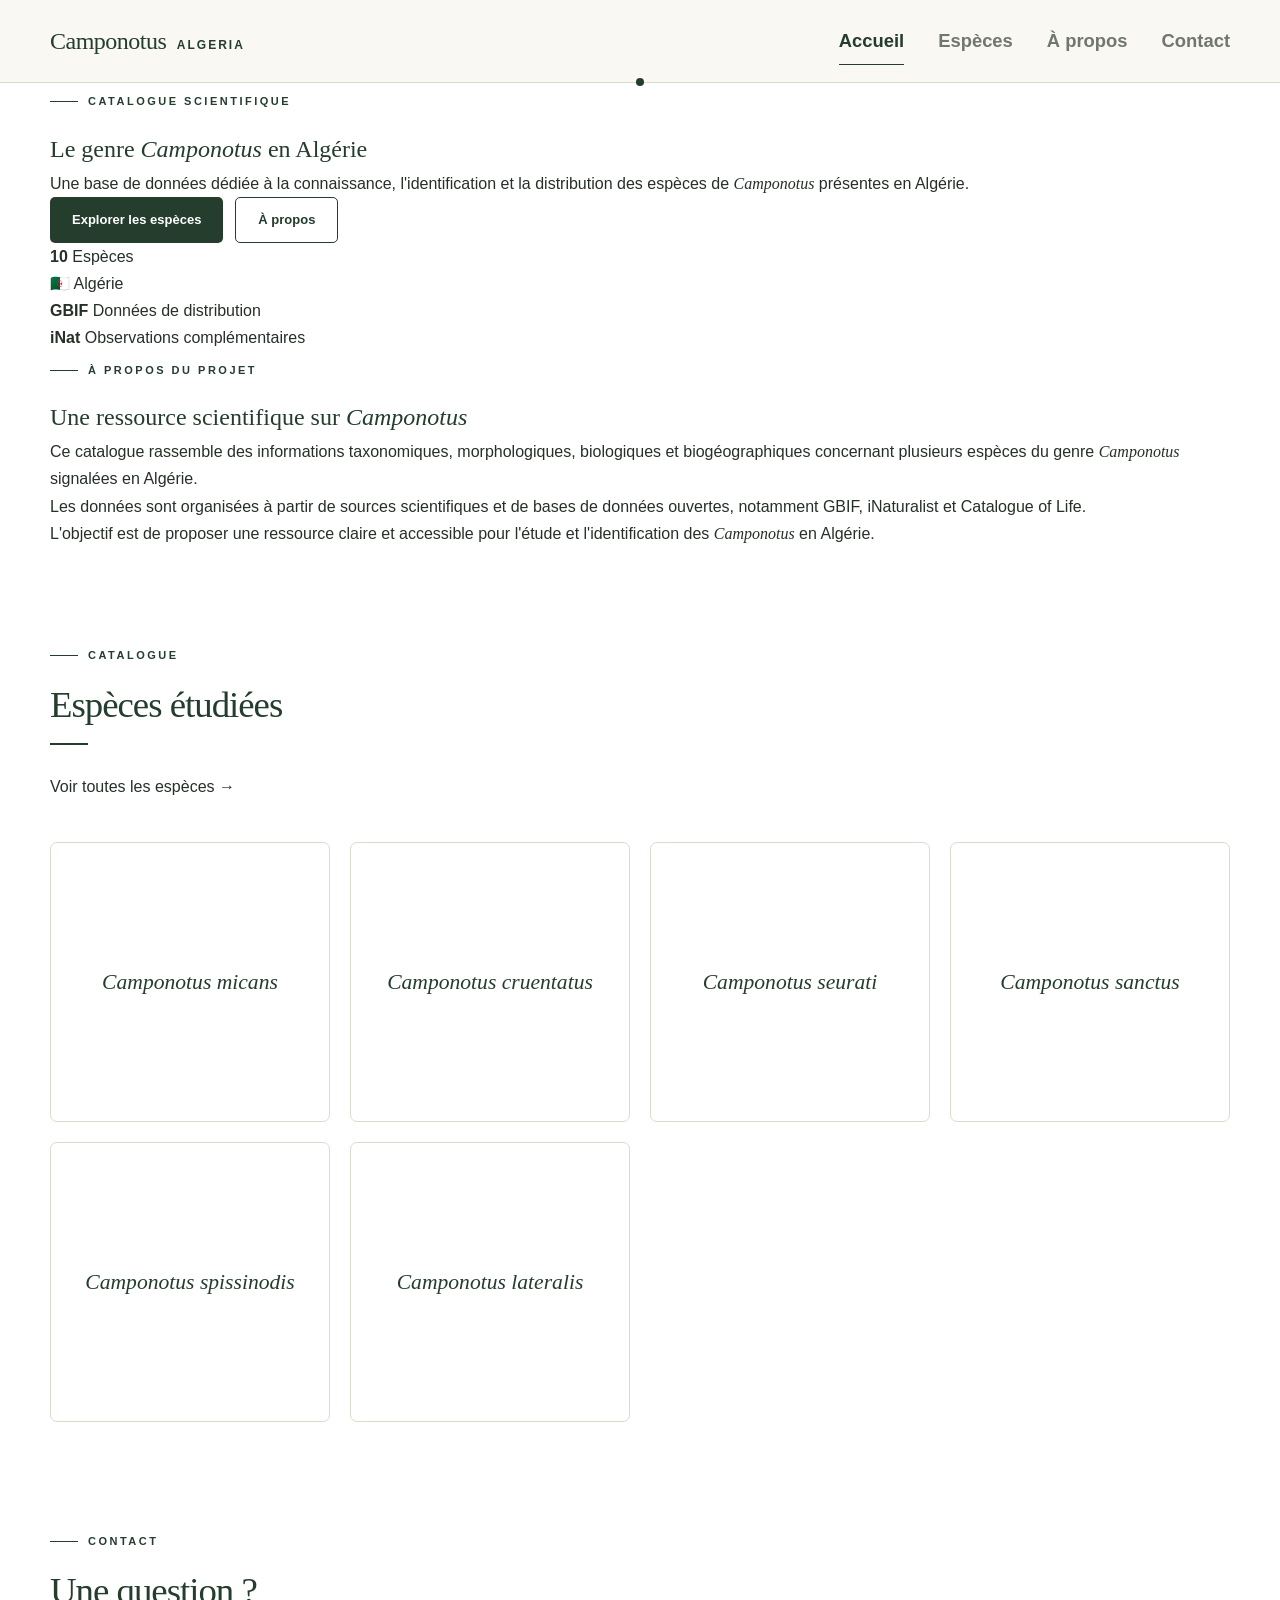
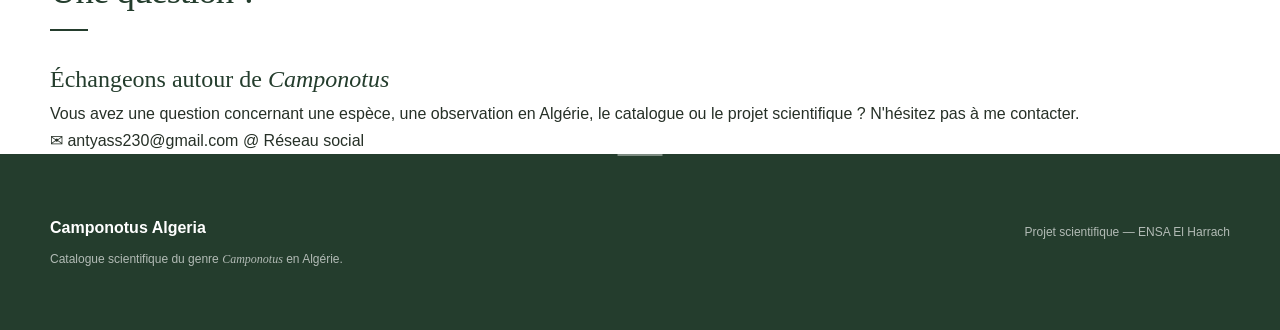
<file: index.html>
<!DOCTYPE html>
<html lang="fr">

<head>
    <meta charset="UTF-8">

    <meta name="viewport" content="width=device-width, initial-scale=1.0">

    <title>Camponotus Algeria — Catalogue scientifique</title>

    <meta
        name="description"
        content="Catalogue scientifique des espèces du genre Camponotus étudiées en Algérie."
    >

    <link rel="stylesheet" href="css/style.css">
</head>


<body>

<header class="site-header">

    <div class="container nav">

        <a href="index.html" class="logo">
            Camponotus <span>Algeria</span>
        </a>


        <nav>

            <a href="index.html" class="active">
                Accueil
            </a>

            <a href="species.html">
                Espèces
            </a>

            <a href="#about">
                À propos
            </a>

            <a href="#contact">
                Contact
            </a>

        </nav>

    </div>

</header>


<main>

    <!-- ========================================================
         HERO
    ========================================================= -->

    <section class="hero">

        <div class="container hero-content">

            <div class="hero-text">

                <p class="eyebrow">
                    CATALOGUE SCIENTIFIQUE
                </p>


                <h1>
                    Le genre <em>Camponotus</em>
                    en Algérie
                </h1>


                <p class="hero-description">
                    Une base de données dédiée à la connaissance,
                    l'identification et la distribution des espèces
                    de <em>Camponotus</em> présentes en Algérie.
                </p>


                <div class="hero-buttons">

                    <a
                        href="species.html"
                        class="button primary"
                    >
                        Explorer les espèces
                    </a>


                    <a
                        href="#about"
                        class="button secondary"
                    >
                        À propos
                    </a>

                </div>

            </div>

        </div>

    </section>


    <!-- ========================================================
         STATISTICS
    ========================================================= -->

    <section class="stats">

        <div class="container stats-grid">


            <div class="stat-card">

                <strong>10</strong>

                <span>
                    Espèces
                </span>

            </div>


            <div class="stat-card">

                <strong>🇩🇿</strong>

                <span>
                    Algérie
                </span>

            </div>


            <div class="stat-card">

                <strong>GBIF</strong>

                <span>
                    Données de distribution
                </span>

            </div>


            <div class="stat-card">

                <strong>iNat</strong>

                <span>
                    Observations complémentaires
                </span>

            </div>


        </div>

    </section>


    <!-- ========================================================
         ABOUT
    ========================================================= -->

    <section
        id="about"
        class="section"
    >

        <div class="container about-grid">


            <div>

                <p class="eyebrow">
                    À PROPOS DU PROJET
                </p>


                <h2>
                    Une ressource scientifique sur
                    <em>Camponotus</em>
                </h2>

            </div>


            <div class="about-text">

                <p>
                    Ce catalogue rassemble des informations taxonomiques,
                    morphologiques, biologiques et biogéographiques
                    concernant plusieurs espèces du genre
                    <em>Camponotus</em> signalées en Algérie.
                </p>


                <p>
                    Les données sont organisées à partir de sources
                    scientifiques et de bases de données ouvertes,
                    notamment GBIF, iNaturalist et Catalogue of Life.
                </p>


                <p>
                    L'objectif est de proposer une ressource claire et
                    accessible pour l'étude et l'identification des
                    <em>Camponotus</em> en Algérie.
                </p>

            </div>


        </div>

    </section>


    <!-- ========================================================
         SPECIES PREVIEW
    ========================================================= -->

    <section class="section species-preview">

        <div class="container">


            <div class="section-heading">

                <div>

                    <p class="eyebrow">
                        CATALOGUE
                    </p>

                    <h2>
                        Espèces étudiées
                    </h2>

                </div>


                <a
                    href="species.html"
                    class="text-link"
                >
                    Voir toutes les espèces →
                </a>

            </div>


            <!--
                Les cartes sont générées automatiquement
                par JavaScript.
            -->

            <div
                id="featured-species"
                class="species-grid"
            >

                <!-- Généré automatiquement par JavaScript -->

            </div>


        </div>

    </section>


    <!-- ========================================================
         CONTACT
    ========================================================= -->

    <section
        id="contact"
        class="section contact-section"
    >

        <div class="container">


            <div class="section-heading">

                <p class="eyebrow">
                    CONTACT
                </p>

                <h2>
                    Une question ?
                </h2>

            </div>


            <div class="contact-box">


                <!-- TEXTE -->

                <div class="contact-content">

                    <h2>
                        Échangeons autour de <em>Camponotus</em>
                    </h2>


                    <p>
                        Vous avez une question concernant une espèce,
                        une observation en Algérie, le catalogue ou
                        le projet scientifique ?
                        N'hésitez pas à me contacter.
                    </p>

                </div>


                <!-- INFORMATIONS DE CONTACT -->

                <div class="contact-info">


                    <!-- EMAIL -->

                    <a
                        class="contact-item"
                        href="mailto:antyass230@gmail.com"
                    >

                        <span class="contact-icon">
                            ✉
                        </span>

                        <span>
                            antyass230@gmail.com
                        </span>

                    </a>


                    <a
                        class="contact-item"
                        href="#"
                    >

                        <span class="contact-icon">
                            @
                        </span>

                        <span>
                            Réseau social
                        </span>

                    </a>


                </div>


            </div>


        </div>

    </section>

</main>


<!-- ============================================================
     FOOTER
============================================================ -->

<footer class="site-footer">

    <div class="container footer-content">


        <div>

            <strong>
                Camponotus Algeria
            </strong>

            <p>
                Catalogue scientifique du genre
                <em>Camponotus</em>
                en Algérie.
            </p>

        </div>


        <div>

            <p>
                Projet scientifique — ENSA El Harrach
            </p>

        </div>


    </div>

</footer>


<script src="js/app.js?v=3"></script>

</body>

</html>
</file>
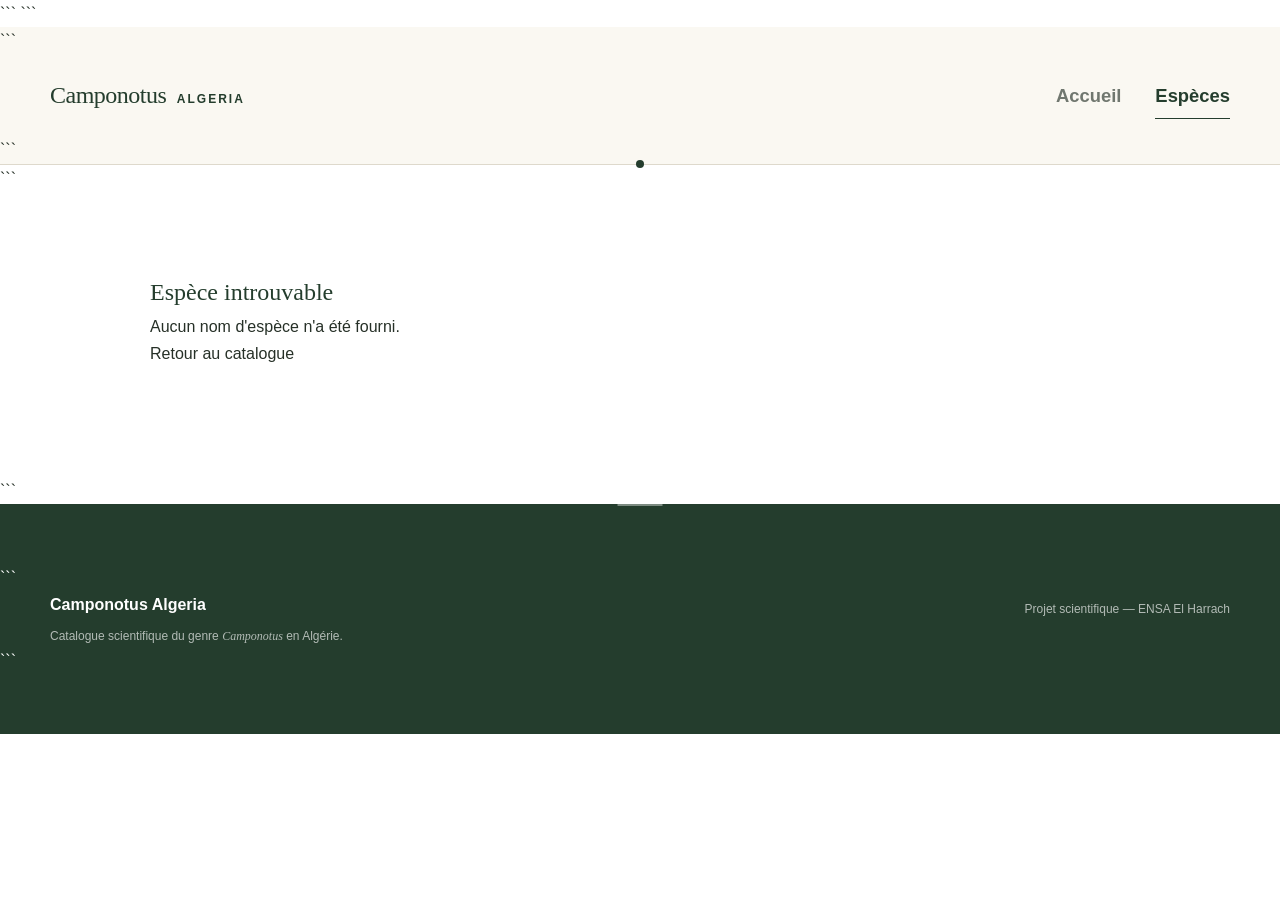
<file: species-detail.html>
<!DOCTYPE html>

<html lang="fr">

<head>

```
<meta charset="UTF-8">

<meta
    name="viewport"
    content="width=device-width, initial-scale=1.0"
>

<title>Espèce — Camponotus Algeria</title>

<meta
    name="description"
    content="Fiche scientifique détaillée d'une espèce de Camponotus présente en Algérie."
>

<link rel="stylesheet" href="css/style.css">
```

</head>

<body>

<header class="site-header">

```
<div class="container nav">

    <a href="index.html" class="logo">
        Camponotus <span>Algeria</span>
    </a>

    <nav>

        <a href="index.html">
            Accueil
        </a>

        <a href="species.html" class="active">
            Espèces
        </a>

    </nav>

</div>
```

</header>

<main>

```
<div
    id="species-detail"
    class="species-detail"
>

    <div class="loading">
        Chargement...
    </div>

</div>
```

</main>

<footer class="site-footer">

```
<div class="container footer-content">

    <div>

        <strong>
            Camponotus Algeria
        </strong>

        <p>
            Catalogue scientifique du genre
            <em>Camponotus</em>
            en Algérie.
        </p>

    </div>

    <div>

        <p>
            Projet scientifique — ENSA El Harrach
        </p>

    </div>

</div>
```

</footer>

<script>

/* ============================================================
   FICHE ESPÈCE
============================================================ */


/* ------------------------------------------------------------
   Fichiers JSON disponibles
------------------------------------------------------------ */

const DETAIL_SPECIES_FILES = [

    "Camponotus_micans.json",
    "Camponotus_cruentatus.json",
    "Camponotus_seurati.json",
    "Camponotus_sanctus.json",
    "Camponotus_spissinodis.json",
    "Camponotus_lateralis.json",
    "Camponotus_atlantis.json",
    "Camponotus_sylvaticus.json",
    "Camponotus_thoracicus.json",
    "Camponotus_foreli.json"

];


/* ------------------------------------------------------------
   Récupérer le nom depuis l'URL
------------------------------------------------------------ */

function getSpeciesFromURL() {

    const params = new URLSearchParams(
        window.location.search
    );

    return params.get("species");

}


/* ------------------------------------------------------------
   Normalisation des noms d'espèces
------------------------------------------------------------ */

function normalizeSpeciesName(name) {

    if (!name) {
        return "";
    }

    return String(name)
        .trim()
        .toLowerCase()
        .replace(/_/g, " ")
        .replace(/\s+/g, " ");

}


/* ------------------------------------------------------------
   Normalisation des pays
------------------------------------------------------------ */

function normalizeDetailCountry(country) {

    if (!country) {
        return "";
    }

    const value = String(country).trim();

    const normalized = {

        "Israel": "Palestine",
        "State of Israel": "Palestine",

        "Iran (Islamic Republic of)": "Iran",

        "Syrian Arab Republic": "Syrie",

        "United Kingdom of Great Britain and Northern Ireland":
            "Royaume-Uni",

        "United Kingdom":
            "Royaume-Uni",

        "Algeria":
            "Algérie",

        "Argentina":
            "Argentine",

        "Australia":
            "Australie",

        "Austria":
            "Autriche",

        "Brazil":
            "Brésil",

        "Chile":
            "Chili",

        "China":
            "Chine",

        "Colombia":
            "Colombie",

        "Costa Rica":
            "Costa Rica",

        "Czechia":
            "République tchèque",

        "Ecuador":
            "Équateur",

        "France":
            "France",

        "Germany":
            "Allemagne",

        "Italy":
            "Italie",

        "Morocco":
            "Maroc",

        "Portugal":
            "Portugal",

        "Spain":
            "Espagne",

        "Tunisia":
            "Tunisie",

        "Türkiye":
            "Turquie"

    };

    return normalized[value] || value;

}


/* ------------------------------------------------------------
   Images personnelles
------------------------------------------------------------ */

function getPersonalImages(data) {

    const images =
        Array.isArray(data?.images)
            ? data.images
            : [];

    return images.filter(image => {

        if (!image) {
            return false;
        }

        const source =
            String(image.source || "")
                .trim()
                .toLowerCase();

        return source === "personal";

    });

}


/* ------------------------------------------------------------
   Protection HTML
------------------------------------------------------------ */

function escapeHTML(value) {

    if (
        value === null ||
        value === undefined
    ) {
        return "";
    }

    return String(value)
        .replace(/&/g, "&amp;")
        .replace(/</g, "&lt;")
        .replace(/>/g, "&gt;")
        .replace(/"/g, "&quot;")
        .replace(/'/g, "&#039;");

}


/* ============================================================
   MORPHOLOGIE
============================================================ */

const MORPHOLOGY_LABELS = {

    size: "Taille",
    body_size: "Taille du corps",

    head: "Tête",
    head_shape: "Forme de la tête",
    head_width: "Largeur de la tête",
    head_length: "Longueur de la tête",

    mandibles: "Mandibules",
    mandible: "Mandibules",

    antennae: "Antennes",
    antenna: "Antennes",
    antennae_segments: "Articles antennaires",

    clypeus: "Clypéus",
    clypeus_shape: "Forme du clypéus",
    clypeus_margin: "Bord du clypéus",

    frontal_suture: "Suture frontale",
    frontal_carina: "Carènes frontales",

    eyes: "Yeux",
    ocelli: "Ocelles",

    mesosoma: "Mésosome",
    mesosoma_shape: "Forme du mésosome",
    mesosoma_setae: "Soies du mésosome",

    pronotum: "Pronotum",
    mesonotum: "Mésonotum",
    metanotum: "Métanotum",

    propodeum: "Propodéum",
    propodeum_shape: "Forme du propodéum",
    propodeum_angle: "Angle du propodéum",

    shoulders: "Épaules",

    petiole: "Pétiole",
    petiole_shape: "Forme du pétiole",
    petiole_scale: "Écaille du pétiole",

    gaster: "Gastre",
    gaster_segments: "Segments du gastre",
    gaster_coloration: "Coloration du gastre",
    abdomen: "Abdomen",

    forebody: "Avant-corps",

    tibiae: "Tibias",
    tibia: "Tibia",
    hind_tibiae: "Tibias postérieurs",

    coloration: "Coloration",
    color: "Couleur",

    pubescence: "Pubescence",
    trunk_pubescence: "Pubescence du tronc",

    pilosity: "Pilosité",
    hairs: "Pilosité",

    setae: "Soies",

    sculpture: "Sculpture",
    integument: "Tégument",

    legs: "Pattes",
    thorax: "Thorax",
    body: "Corps",

    trunk_and_scale: "Tronc et écaille",

    worker: "Ouvrière",
    workers: "Ouvrières",

    major_worker: "Ouvrière majeure",
    minor_worker: "Ouvrière mineure",
    major_head: "Tête de l'ouvrière majeure",

    queens: "Reines"

};


/* ------------------------------------------------------------
   Traduction des clés morphologiques
------------------------------------------------------------ */

function getMorphologyLabel(key) {

    if (!key) {
        return "";
    }

    if (MORPHOLOGY_LABELS[key]) {
        return MORPHOLOGY_LABELS[key];
    }

    return String(key)
        .replace(/_/g, " ")
        .replace(/\b\w/g, letter =>
            letter.toUpperCase()
        );

}


/* ------------------------------------------------------------
   Affichage d'une valeur morphologique
------------------------------------------------------------ */

function renderMorphologyValue(value) {

    if (
        value === null ||
        value === undefined ||
        value === ""
    ) {
        return "";
    }


    /* Objet */

    if (
        typeof value === "object" &&
        !Array.isArray(value)
    ) {

        const entries =
            Object.entries(value)
                .filter(
                    ([, val]) =>
                        val !== null &&
                        val !== undefined &&
                        val !== ""
                );


        if (!entries.length) {
            return "";
        }


        return `

            <div class="morphology-subvalues">

                ${entries.map(([key, val]) => `

                    <div class="morphology-subvalue">

                        <span class="morphology-sub-label">
                            ${escapeHTML(
                                getMorphologyLabel(key)
                            )} :
                        </span>

                        <span class="morphology-sub-text">
                            ${escapeHTML(
                                Array.isArray(val)
                                    ? val.join(", ")
                                    : val
                            )}
                        </span>

                    </div>

                `).join("")}

            </div>

        `;

    }


    /* Tableau */

    if (Array.isArray(value)) {

        return escapeHTML(
            value.join(", ")
        );

    }


    /* Texte simple */

    return escapeHTML(value);

}


/* ------------------------------------------------------------
   Création du bloc morphologique
------------------------------------------------------------ */

function createMorphologyHTML(data) {

    const morphology =
        data?.morphology || {};


    const entries =
        Object.entries(morphology)
            .filter(
                ([, value]) =>
                    value !== null &&
                    value !== undefined &&
                    value !== ""
            );


    if (!entries.length) {

        return `

            <section class="detail-section">

                <div class="section-heading">

                    <p class="eyebrow">
                        MORPHOLOGIE
                    </p>

                    <h2>
                        Caractéristiques morphologiques
                    </h2>

                </div>

                <p class="empty-message">
                    Aucune donnée morphologique disponible.
                </p>

            </section>

        `;

    }


    return `

        <section class="detail-section">

            <div class="section-heading">

                <p class="eyebrow">
                    MORPHOLOGIE
                </p>

                <h2>
                    Caractéristiques morphologiques
                </h2>

            </div>


            <div class="morphology-grid">

                ${entries.map(([key, value]) => {

                    const renderedValue =
                        renderMorphologyValue(value);


                    if (!renderedValue) {
                        return "";
                    }


                    return `

                        <div class="morphology-item">

                            <h3>
                                ${escapeHTML(
                                    getMorphologyLabel(key)
                                )} :
                            </h3>

                            <div class="morphology-value">
                                ${renderedValue}
                            </div>

                        </div>

                    `;

                }).join("")}

            </div>

        </section>

    `;

}


/* ============================================================
   DISTRIBUTION
============================================================ */

function getCountries(data) {

    const rawCountries =
        Array.isArray(
            data?.distribution?.countries
        )
            ? data.distribution.countries
            : [];


    const countries =
        rawCountries
            .map(normalizeDetailCountry)
            .filter(Boolean)
            .filter(country => {

                const lower =
                    country.toLowerCase();

                if (
                    lower.includes("gbif_occurrences") ||
                    lower.includes("occurrence")
                ) {
                    return false;
                }

                return true;

            });


    return [
        ...new Set(countries)
    ];

}


/* ============================================================
   CHARGEMENT DE LA FICHE
============================================================ */

async function loadSpeciesDetail() {

    const container =
        document.getElementById(
            "species-detail"
        );


    /* Sécurité */

    if (!container) {

        console.error(
            "ERREUR : #species-detail est introuvable."
        );

        return;

    }


    const speciesName =
        getSpeciesFromURL();


    /* Aucun nom dans l'URL */

    if (!speciesName) {

        container.innerHTML = `

            <div class="error-message">

                <h2>
                    Espèce introuvable
                </h2>

                <p>
                    Aucun nom d'espèce n'a été fourni.
                </p>

                <a href="species.html">
                    Retour au catalogue
                </a>

            </div>

        `;

        return;

    }


    const requestedName =
        normalizeSpeciesName(
            speciesName
        );


    let species = null;


    /* --------------------------------------------------------
       Recherche dans les fichiers JSON
    -------------------------------------------------------- */

    for (
        const file of DETAIL_SPECIES_FILES
    ) {

        try {

            const response =
                await fetch(
                    `data/${file}`
                );


            if (!response.ok) {

                console.warn(
                    `Fichier inaccessible : data/${file}`
                );

                continue;

            }


            const data =
                await response.json();


            const fileName =
                file
                    .replace(".json", "")
                    .replace(/_/g, " ");


            const candidates = [

                normalizeSpeciesName(
                    fileName
                ),

                normalizeSpeciesName(
                    data?.scientific_name
                ),

                normalizeSpeciesName(
                    data?.taxonomy?.species
                ),

                normalizeSpeciesName(
                    data?.taxonomy?.canonical_name
                )

            ].filter(Boolean);


            if (
                candidates.includes(
                    requestedName
                )
            ) {

                species = data;

                break;

            }

        }

        catch (error) {

            console.error(
                `Erreur lors du chargement de ${file}:`,
                error
            );

        }

    }


    /* --------------------------------------------------------
       Espèce introuvable
    -------------------------------------------------------- */

    if (!species) {

        container.innerHTML = `

            <div class="error-message">

                <h2>
                    Espèce introuvable
                </h2>

                <p>
                    L'espèce
                    <strong>
                        ${escapeHTML(speciesName)}
                    </strong>
                    n'a pas été trouvée dans le catalogue.
                </p>

                <a href="species.html">
                    Retour au catalogue
                </a>

            </div>

        `;

        return;

    }


    /* Affichage */

    renderSpeciesDetail(
        species,
        container
    );

}


/* ============================================================
   AFFICHAGE DE LA FICHE
============================================================ */

function renderSpeciesDetail(
    data,
    container
) {

    const taxonomy =
        data?.taxonomy || {};


    const name =
        data?.scientific_name ||
        taxonomy?.species ||
        taxonomy?.canonical_name ||
        "Camponotus";


    const fullScientificName =
        data?.scientific_name ||
        taxonomy?.scientific_name ||
        taxonomy?.species ||
        name;


    const authorship =
        taxonomy?.authorship || "";


    /* --------------------------------------------------------
       Pays
    -------------------------------------------------------- */

    const countries =
        getCountries(data);


    let countriesHTML = "";


    if (countries.length) {

        countriesHTML = `

            <div class="country-list">

                ${countries.map(country => `
                    ${escapeHTML(country)}
                `).join(", ")}
            </div>

        `;

    }
    else {

        countriesHTML = `

            <p class="empty-message">
                Aucune donnée de distribution disponible.
            </p>

        `;

    }


    /* --------------------------------------------------------
       Images personnelles
    -------------------------------------------------------- */

    const images =
        getPersonalImages(data);

    let imagesHTML = "";

    if (images.length) {

        imagesHTML = `

            <section class="detail-section">

                <div class="section-heading">

                    <p class="eyebrow">
                        OBSERVATIONS
                    </p>

                    <h2>
                        Photographies
                    </h2>

                </div>

                <div class="species-images">

                    ${images.map(image => {

                        const src =
                            image.url ||
                            image.src ||
                            image.path ||
                            "";

                        if (!src) {
                            return "";
                        }

                        const caption =
                            image.caption ||
                            image.description ||
                            "";

                        return `

                            <figure class="species-image-card">

                                <img
                                    src="${escapeHTML(src)}"
                                    alt="${escapeHTML(name)}"
                                    loading="lazy"
                                    class="${image.rotate ? "rotated-image" : ""} ${image.miroir ? "mirrored-image" : ""}"
                                    style="--rotation: ${image.rotate || 0}deg;"
                                >

                                ${
                                    caption
                                        ? `
                                            <figcaption>
                                                ${escapeHTML(caption)}
                                            </figcaption>
                                          `
                                        : ""
                                }

                            </figure>

                        `;

                    }).join("")}

                </div>

            </section>

        `;

    }

    /* --------------------------------------------------------
       Taxonomie
    -------------------------------------------------------- */

    const taxonomyRows = [

        ["Règne", taxonomy.kingdom],

        ["Embranchement", taxonomy.phylum],

        ["Sous-embranchement", taxonomy.subphylum],

        ["Classe", taxonomy.class],

        ["Ordre", taxonomy.order],

        ["Sous-ordre", taxonomy.suborder],

        ["Superfamille", taxonomy.superfamily],

        ["Famille", taxonomy.family],

        ["Sous-famille", taxonomy.subfamily],

        ["Tribu", taxonomy.tribe],

        ["Genre", taxonomy.genus],

        ["Sous-genre", taxonomy.subgenus],

        ["Espèce", taxonomy.species],

        ["Auteur", authorship]

    ].filter(
        ([, value]) =>
            value !== null &&
            value !== undefined &&
            value !== ""
    );


    const taxonomyHTML = `

        <section class="detail-section">

            <div class="section-heading">

                <p class="eyebrow">
                    CLASSIFICATION
                </p>

                <h2>
                    Taxonomie
                </h2>

            </div>


            <div class="taxonomy-table">

                ${taxonomyRows.map(
                    ([label, value]) => `

                    <div class="taxonomy-row">

                        <span class="taxonomy-label">
                            ${escapeHTML(label)} :
                        </span>

                        <span class="taxonomy-value">

                            ${
                                label === "Espèce"
                                    ? `<em>${escapeHTML(value)}</em>`
                                    : escapeHTML(value)
                            }

                        </span>

                    </div>

                `).join("")}

            </div>

        </section>

    `;


    /* --------------------------------------------------------
       Morphologie
    -------------------------------------------------------- */

    const morphologyHTML =
        createMorphologyHTML(data);


    /* ========================================================
       HTML FINAL
    ======================================================== */

    container.innerHTML = `

        <div class="container">


            <a
                href="species.html"
                class="back-link"
            >
                ← Retour au catalogue
            </a>


            <section class="species-hero">

                <div class="species-hero-content">

                    <p class="eyebrow">
                        ESPÈCE
                    </p>

                    <h1>
                        <em>
                            ${escapeHTML(
                                fullScientificName
                            )}
                        </em>
                    </h1>

                    ${
                        authorship
                            ? `
                                <p class="authorship">
                                    ${escapeHTML(
                                        authorship
                                    )}
                                </p>
                              `
                            : ""
                    }

                </div>

            </section>


            ${taxonomyHTML}


            ${morphologyHTML}


            <section class="detail-section">

                <div class="section-heading">

                    <p class="eyebrow">
                        RÉPARTITION GÉOGRAPHIQUE
                    </p>

                </div>


                <div class="distribution-box">

                    <h3>
                        Pays
                    </h3>

                    ${countriesHTML}

                </div>

            </section>


            ${imagesHTML}


        </div>

    `;

}


/* ============================================================
   LANCEMENT
============================================================ */

document.addEventListener(
    "DOMContentLoaded",
    loadSpeciesDetail
);

</script>

</body>

</html>
</file>
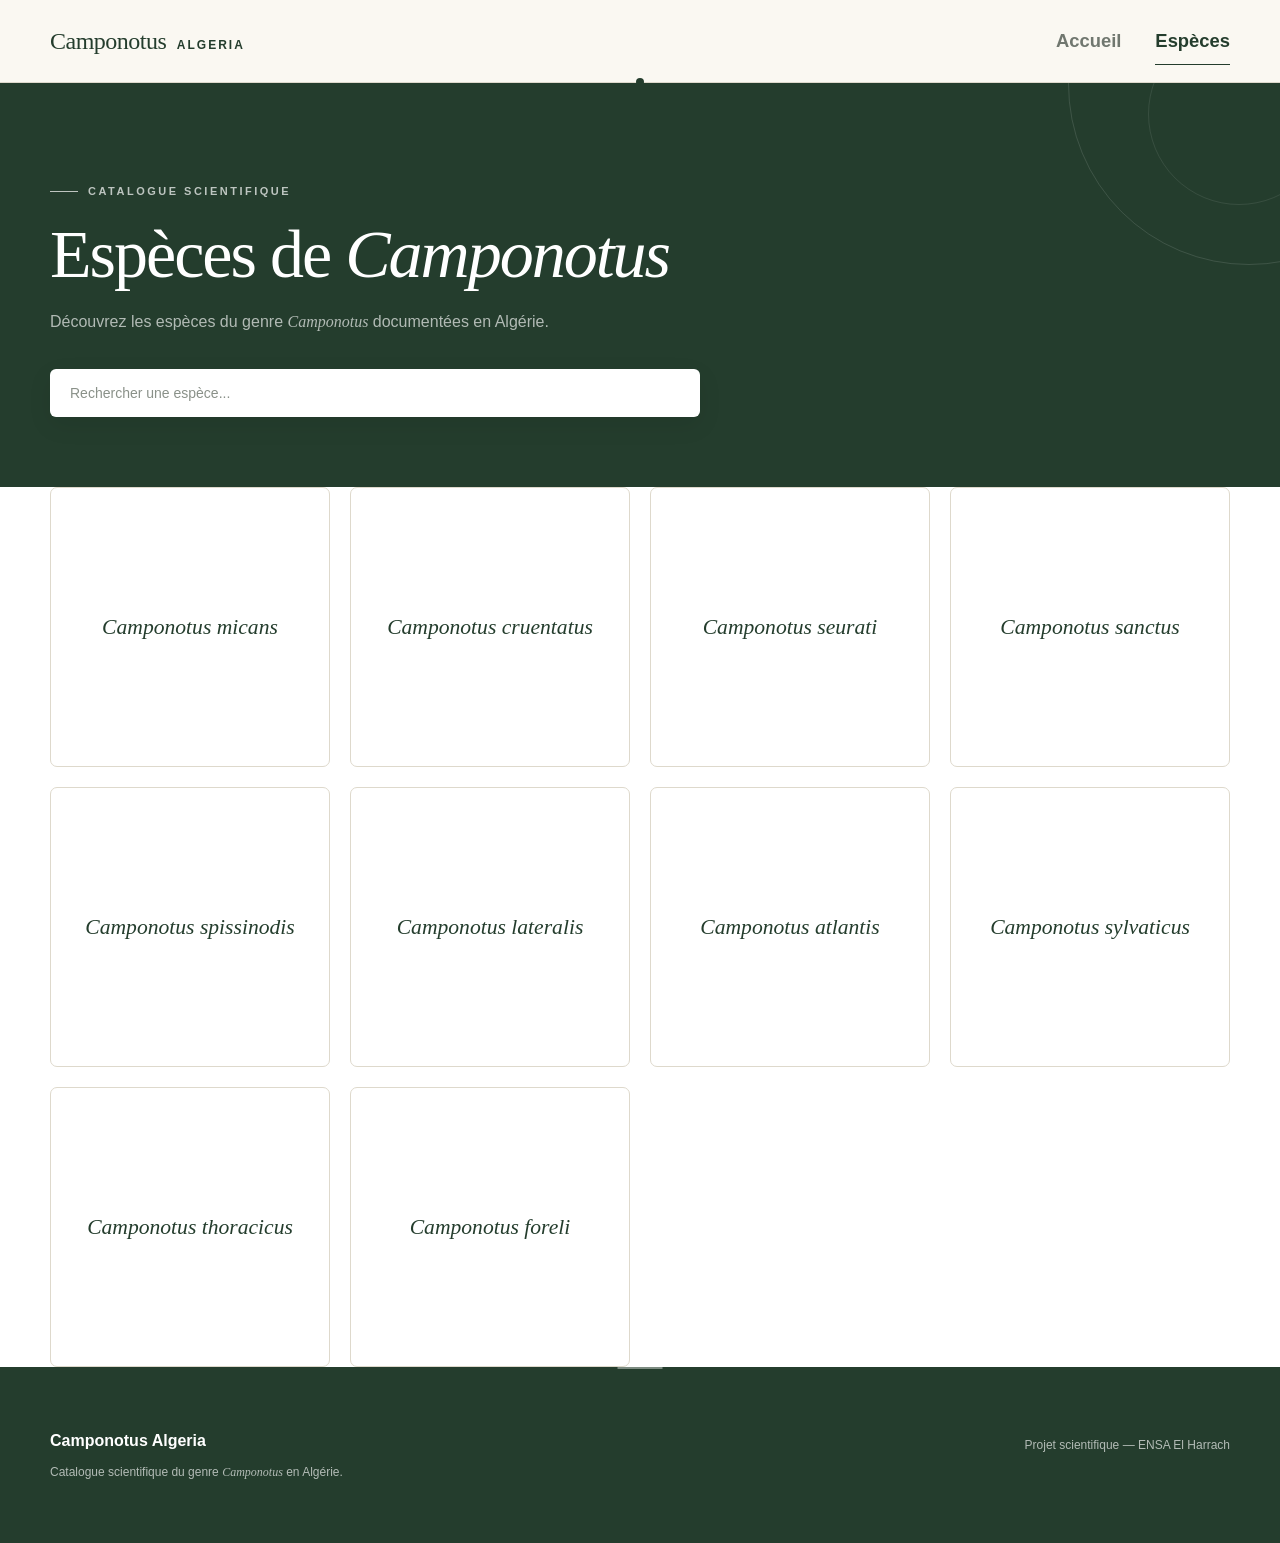
<file: species.html>
<!DOCTYPE html>
<html lang="fr">

<head>

    <meta charset="UTF-8">

    <meta
        name="viewport"
        content="width=device-width, initial-scale=1.0"
    >

    <title>Espèces — Camponotus Algeria</title>

    <meta
        name="description"
        content="Catalogue scientifique des espèces de Camponotus présentes en Algérie."
    >

    <link rel="stylesheet" href="css/style.css">

</head>


<body>

    <!-- =====================================================
         HEADER
    ====================================================== -->

    <header class="site-header">

        <div class="container nav">

            <a href="index.html" class="logo">
                Camponotus <span>Algeria</span>
            </a>

            <nav>

                <a href="index.html">
                    Accueil
                </a>

                <a href="species.html" class="active">
                    Espèces
                </a>

            </nav>

        </div>

    </header>


    <!-- =====================================================
         CONTENU PRINCIPAL
    ====================================================== -->

    <main>


        <!-- =================================================
             BANDEAU DU CATALOGUE
        ================================================== -->

        <section class="catalogue-header">

            <div class="container">

                <p class="eyebrow">
                    CATALOGUE SCIENTIFIQUE
                </p>

                <h1>
                    Espèces de <em>Camponotus</em>
                </h1>

                <p class="catalogue-description">
                    Découvrez les espèces du genre
                    <em>Camponotus</em> documentées en Algérie.
                </p>


                <!-- Recherche -->

                <div class="search-box">

                    <input
                        type="search"
                        id="search"
                        placeholder="Rechercher une espèce..."
                        autocomplete="off"
                    >

                </div>

            </div>

        </section>



        <!-- =================================================
             CATALOGUE
        ================================================== -->

        <section class="section">

            <div class="container">

                <div
                    id="species-grid"
                    class="species-grid"
                >

                    <!--
                        Les cartes des espèces
                        sont générées automatiquement
                        par app.js.
                    -->

                </div>

            </div>

        </section>

    </main>



    <!-- =====================================================
         FOOTER
    ====================================================== -->

    <footer class="site-footer">

        <div class="container footer-content">

            <div>

                <strong>
                    Camponotus Algeria
                </strong>

                <p>
                    Catalogue scientifique du genre
                    <em>Camponotus</em> en Algérie.
                </p>

            </div>

            <div>

                <p>
                    Projet scientifique — ENSA El Harrach
                </p>

            </div>

        </div>

    </footer>



    <!-- =====================================================
         JAVASCRIPT
    ====================================================== -->

    <script src="js/app.js"></script>

</body>

</html>
</file>
<file: css/style.css>
/* ============================================================
   CAMPONOTUS ALGERIA
   Style : minimaliste • scientifique • naturel
============================================================ */

/* ============================================================
   VARIABLES
============================================================ */

:root {
    --beige: #f3efe5;
    --beige-light: #faf8f2;
    --beige-dark: #e8e1d2;

    --green: #243d2d;
    --green-dark: #193023;
    --green-light: #dfe8df;
    --green-soft: #edf2eb;

    --text: #263027;
    --muted: #70776f;

    --white: #fffdf8;
    --border: #ded9cc;

    --max-width: 1180px;
}


/* ============================================================
   RESET
============================================================ */

* {
    margin: 0;
    padding: 0;
    box-sizing: border-box;
}


/* ============================================================
   BASE
============================================================ */

html {
    scroll-behavior: smooth;
}

body {
    font-family:
        "Inter",
        "Segoe UI",
        Arial,
        sans-serif;

    background: #ffffff;
    color: var(--text);

    line-height: 1.7;
}

h1,
h2,
h3 {
    color: var(--green);
}

h1,
h2 {
    font-family:
        Georgia,
        "Times New Roman",
        serif;

    font-weight: 400;
}

h3 {
    font-weight: 600;
}

em {
    font-family:
        Georgia,
        "Times New Roman",
        serif;
}

a {
    color: inherit;
    text-decoration: none;
}


/* ============================================================
   CONTAINER
============================================================ */

.container {
    width: min(var(--max-width), calc(100% - 48px));
    margin: 0 auto;
}


/* ============================================================
   HEADER
============================================================ */

.site-header {
    position: relative;

    background: var(--beige-light);

    border-bottom: 1px solid var(--border);
}

.site-header::after {
    content: "";

    position: absolute;

    left: 50%;
    bottom: -4px;

    width: 8px;
    height: 8px;

    background: var(--green);

    border-radius: 50%;

    transform: translateX(-50%);
}

.nav {
    min-height: 82px;

    display: flex;
    align-items: center;
    justify-content: space-between;
}


/* ============================================================
   LOGO
============================================================ */

.logo {
    font-family:
        Georgia,
        "Times New Roman",
        serif;

    font-size: 23px;
    font-weight: 400;

    color: var(--green);

    letter-spacing: -0.5px;
}

.logo span {
    font-family:
        "Segoe UI",
        Arial,
        sans-serif;

    font-size: 12px;
    font-weight: 600;

    letter-spacing: 2px;
    text-transform: uppercase;

    margin-left: 5px;
}


/* ============================================================
   NAVIGATION
============================================================ */

nav {
    display: flex;
    align-items: center;
    gap: 34px;
}

nav a {
    position: relative;

    color: var(--muted);

    font-size: 13px;
    font-weight: 600;

    transition: color 0.2s ease;
}

nav a::after {
    content: "";

    position: absolute;

    left: 0;
    bottom: -8px;

    width: 0;
    height: 1px;

    background: var(--green);

    transition: width 0.2s ease;
}

nav a:hover,
nav a.active {
    color: var(--green);
}

nav a:hover::after,
nav a.active::after {
    width: 100%;
}


/* ============================================================
   BANDEAU CATALOGUE
============================================================ */

.catalogue-header {
    position: relative;

    overflow: hidden;

    padding: 90px 0 70px;

    background: var(--green);

    color: white;
}

.catalogue-header::before {
    content: "";

    position: absolute;

    width: 360px;
    height: 360px;

    right: -150px;
    top: -180px;

    border: 1px solid rgba(255, 255, 255, 0.12);

    border-radius: 50%;
}

.catalogue-header::after {
    content: "";

    position: absolute;

    width: 180px;
    height: 180px;

    right: -50px;
    top: -60px;

    border: 1px solid rgba(255, 255, 255, 0.09);

    border-radius: 50%;
}

.catalogue-header .container {
    position: relative;
    z-index: 2;
}

.catalogue-header .eyebrow {
    color: rgba(255, 255, 255, 0.7);
}

.catalogue-header .eyebrow::before {
    background: rgba(255, 255, 255, 0.7);
}

.catalogue-header h1 {
    color: white;

    font-size: clamp(45px, 6vw, 68px);

    line-height: 1.05;

    letter-spacing: -2px;

    margin-bottom: 18px;
}

.catalogue-header > .container > p:not(.eyebrow) {
    max-width: 720px;

    color: rgba(255, 255, 255, 0.647);

    font-size: 16px;

    line-height: 1.8;
}


/* ============================================================
   PETIT TITRE
============================================================ */

.eyebrow {
    display: inline-flex;
    align-items: center;
    gap: 10px;

    font-size: 11px;
    font-weight: 700;

    text-transform: uppercase;
    letter-spacing: 2.5px;

    color: var(--green);

    margin-bottom: 18px;
}

.eyebrow::before {
    content: "";

    width: 28px;
    height: 1px;

    background: var(--green);
}


/* ============================================================
   RECHERCHE
============================================================ */

.search-box {
    position: relative;
    z-index: 3;

    margin-top: 32px;
}

.search-box input {
    width: 100%;
    max-width: 650px;

    padding: 16px 20px;

    background: white;

    border: none;

    border-radius: 6px;

    color: var(--text);

    font-family: inherit;
    font-size: 14px;

    outline: none;

    box-shadow:
        0 8px 25px rgba(0, 0, 0, 0.08);

    transition:
        box-shadow 0.2s ease,
        transform 0.2s ease;
}

.search-box input::placeholder {
    color: #8a9189;
}

.search-box input:focus {
    box-shadow:
        0 10px 30px rgba(0, 0, 0, 0.13);

    transform: translateY(-1px);
}


/* ============================================================
   CATALOGUE
============================================================ */

.species-preview {
    background: #ffffff;

    padding: 90px 0 110px;
}

.species-preview .section-heading {
    margin-bottom: 42px;
}

.section-heading {
    display: flex;
    flex-direction: column;
    align-items: flex-start;

    text-align: left;
}

.section-heading span {
    display: block;

    color: var(--green);

    font-size: 10px;
    font-weight: 700;

    text-transform: uppercase;
    letter-spacing: 2px;

    margin-bottom: 9px;
}

.section-heading h2 {
    font-size: 38px;

    line-height: 1.15;

    letter-spacing: -1px;
}

.section-heading h2::after {
    content: "";

    display: block;

    width: 38px;
    height: 2px;

    background: var(--green);

    margin-top: 16px;
}


/* ============================================================
   GRILLE DES ESPÈCES
============================================================ */

.species-grid {
    display: grid;

    grid-template-columns: repeat(4, 1fr);

    gap: 20px;
}


/* ============================================================
   CARTES ESPÈCES
============================================================ */

.species-card {
    position: relative;

    aspect-ratio: 1 / 1;

    display: flex;
    align-items: center;
    justify-content: center;

    width: 100%;

    background: #ffffff;

    border: 1px solid var(--border);
    border-radius: 7px;

    padding: 20px;

    cursor: pointer;
    overflow: hidden;

    text-decoration: none;

    transition:
        transform 0.25s ease,
        box-shadow 0.25s ease,
        border-color 0.25s ease;
}

.species-card::before {
    content: "";

    position: absolute;

    left: 0;
    top: 0;

    width: 3px;
    height: 0;

    background: var(--green);

    transition: height 0.25s ease;
}

.species-card:hover {
    transform: translateY(-4px);

    border-color: #c8d2c9;

    box-shadow:
        0 15px 35px rgba(36, 61, 45, 0.08);
}

.species-card:hover::before {
    height: 100%;
}

.species-card-content {
    position: relative;

    z-index: 2;

    width: 100%;
}

.species-card h3 {
    margin: 0;

    color: var(--green);

    font-family:
        Georgia,
        "Times New Roman",
        serif;

    font-size: 1.35rem;

    font-weight: 400;

    line-height: 1.3;

    text-align: center;
}


/* ============================================================
   NOM SCIENTIFIQUE
============================================================ */

.species-card .scientific-name {
    font-family:
        Georgia,
        "Times New Roman",
        serif;

    font-size: 23px;

    font-style: italic;

    color: var(--green);

    margin-bottom: 12px;
}


/* ============================================================
   STATUT
============================================================ */

.species-card .status {
    display: inline-block;

    padding: 4px 9px;

    border-radius: 20px;

    background: var(--green-soft);

    color: var(--green);

    font-size: 10px;
    font-weight: 700;

    text-transform: uppercase;
    letter-spacing: 1px;

    margin-bottom: 18px;
}


/* ============================================================
   TEXTE DES CARTES
============================================================ */

.species-card p {
    color: var(--muted);

    font-size: 13px;

    line-height: 1.75;
}


/* ============================================================
   BOUTONS
============================================================ */

.hero-buttons {
    display: flex;
    gap: 12px;
    flex-wrap: wrap;
}

.button {
    display: inline-flex;
    align-items: center;
    justify-content: center;

    min-height: 46px;

    padding: 0 22px;

    border-radius: 5px;

    font-size: 13px;
    font-weight: 600;

    transition:
        transform 0.2s ease,
        background 0.2s ease;
}

.button:hover {
    transform: translateY(-2px);
}

.button.primary {
    background: var(--green);
    color: white;
}

.button.primary:hover {
    background: var(--green-dark);
}

.button.secondary {
    background: transparent;

    border: 1px solid var(--green);

    color: var(--green);
}

.button.secondary:hover {
    background: var(--green-soft);
}


/* ============================================================
   FICHE ESPÈCE
============================================================ */

.species-detail {
    width: min(980px, calc(100% - 48px));

    margin: 0 auto;

    padding: 80px 0 110px;

    text-align: left;
}

.detail-section {
    position: relative;

    padding: 55px 0;

    border-bottom: 1px solid var(--border);

    text-align: left;
}

.detail-section:first-child {
    padding-top: 20px;
}

.detail-section:last-child {
    border-bottom: none;
}

.species-detail .section-heading {
    width: 100%;

    margin-bottom: 35px;

    text-align: left;
}

.species-detail .section-heading span,
.species-detail .section-heading h2 {
    width: 100%;

    text-align: left;
}

.species-detail .section-heading h2::after {
    margin-left: 0;
}

.species-detail h1,
.species-detail h2,
.species-detail h3,
.species-detail p,
.species-detail li,
.species-detail table {
    text-align: left;
}


/* ============================================================
   MORPHOLOGIE
============================================================ */

.morphology-content {
    display: grid;

    grid-template-columns: 1fr 1fr;

    gap: 0 55px;
}

.morphology-item {
    padding: 25px 0;

    border-top: 1px solid var(--border);
}

.morphology-item h3 {
    font-family:
        Georgia,
        "Times New Roman",
        serif;

    font-size: 20px;

    font-weight: 400;

    color: var(--green);

    margin-bottom: 9px;
}

.morphology-item p {
    color: var(--muted);

    font-size: 14px;

    line-height: 1.8;
}

.morphology-list {
    padding-left: 20px;

    color: var(--muted);

    font-size: 14px;
}


/* ============================================================
   TAXONOMIE
============================================================ */

.taxonomy-table {
    width: 100%;

    border-collapse: collapse;

    background: var(--white);
}

.taxonomy-table tr {
    border-bottom: 1px solid var(--border);
}

.taxonomy-table tr:last-child {
    border-bottom: none;
}

.taxonomy-table td {
    padding: 15px 18px;

    font-size: 14px;

    text-align: left;
}

.taxonomy-table td:first-child {
    width: 30%;

    color: var(--muted);

    font-size: 11px;
    font-weight: 700;

    text-transform: uppercase;

    letter-spacing: 1px;
}

.taxonomy-table td:last-child {
    color: var(--text);
}


/* ============================================================
   DISTRIBUTION
============================================================ */

.distribution-list {
    display: flex;

    flex-wrap: wrap;

    gap: 8px;
}

.distribution-list span {
    padding: 7px 12px;

    background: var(--green-soft);

    border: 1px solid #d6e0d5;

    border-radius: 20px;

    color: var(--green);

    font-size: 12px;
}


/* ============================================================
   FOOTER
============================================================ */

.site-footer {
    position: relative;

    background: var(--green);

    color: white;

    padding: 60px 0;
}

.site-footer::before {
    content: "";

    position: absolute;

    left: 50%;
    top: 0;

    width: 45px;
    height: 2px;

    background: rgba(255, 255, 255, 0.4);

    transform: translateX(-50%);
}

.footer-content {
    display: flex;

    justify-content: space-between;

    gap: 40px;
}

.footer-content p {
    color: rgba(255, 255, 255, 0.65);

    font-size: 12px;

    margin-top: 8px;
}


/* ============================================================
   MOBILE
============================================================ */

@media (max-width: 800px) {

    .container {
        width: min(100% - 30px, var(--max-width));
    }

    .nav {
        min-height: 70px;
    }

    .logo {
        font-size: 19px;
    }

    nav {
        gap: 18px;
    }

    .catalogue-header {
        padding: 70px 0 55px;
    }

    .catalogue-header h1 {
        font-size: 45px;
    }

    .species-preview {
        padding: 70px 0 80px;
    }

    .species-grid {
        grid-template-columns: repeat(2, 1fr);
    }

    .section-heading h2 {
        font-size: 31px;
    }

    .species-detail {
        width: min(100% - 30px, 980px);

        padding-top: 50px;
    }

    .morphology-content {
        grid-template-columns: 1fr;

        gap: 0;
    }

    .contact-box {
        grid-template-columns: 1fr;

        gap: 30px;

        padding: 30px 25px;
    }

    .footer-content {
        flex-direction: column;
    }
}


/* ============================================================
   TRÈS PETITS ÉCRANS
============================================================ */

@media (max-width: 480px) {

    nav {
        gap: 12px;
    }

    nav a {
        font-size: 12px;
    }

    .catalogue-header h1 {
        font-size: 38px;
    }

    .search-box input {
        padding: 14px 15px;
    }

    .species-card {
        padding: 24px;
    }
}


/* ============================================================
   FICHE ESPÈCE — TYPOGRAPHIE ET HIÉRARCHIE
============================================================ */

/* ------------------------------------------------------------
   HEADER / MENU
------------------------------------------------------------ */

.site-header .logo {
    font-size: 1.5rem;
}

.site-header nav a {
    font-size: 1.15rem;
}


/* ------------------------------------------------------------
   LIENS
------------------------------------------------------------ */

.back-link {
    font-size: 1.1rem;
}


/* ------------------------------------------------------------
   LABEL "ESPÈCE"
------------------------------------------------------------ */

.species-hero .eyebrow {
    font-size: 1.25rem;
    font-weight: 700;
    letter-spacing: 0.16em;
    margin-bottom: 10px;
}


/* ------------------------------------------------------------
   NOM DE L'ESPÈCE
   Exemple : Camponotus micans
------------------------------------------------------------ */

.species-hero h1 {
    font-size: 3.2rem;
    line-height: 1.2;
}


/* ------------------------------------------------------------
   TITRES PRINCIPAUX
   Taxonomie
   Caractéristiques morphologiques
   Répartition géographique
------------------------------------------------------------ */

.section-heading h2 {
    font-size: 2.3rem;
    line-height: 1.2;
    margin-bottom: 28px;
}


/* ------------------------------------------------------------
   LABELS AU-DESSUS DES TITRES
   On garde RÉPARTITION GÉOGRAPHIQUE
   On masque seulement les autres labels.
------------------------------------------------------------ */

.detail-section .section-heading .eyebrow {
    display: block;
    font-size: 1.2rem;
    font-weight: 700;
    letter-spacing: 0.16em;
    margin-bottom: 8px;
}


/* ------------------------------------------------------------
   SOUS-TITRES
   Pays / Taille / Tête / Clypéus / etc.
------------------------------------------------------------ */

.distribution-box h3,
.morphology-item h3 {
    font-size: 1.4rem;
    line-height: 1.4;
    margin-bottom: 12px;
}


/* ------------------------------------------------------------
   TEXTE MORPHOLOGIQUE
------------------------------------------------------------ */

.morphology-value,
.morphology-sub-text {
    font-size: 1.18rem;
    line-height: 1.8;
}


/* ------------------------------------------------------------
   SOUS-LABELS DE MORPHOLOGIE
------------------------------------------------------------ */

.morphology-sub-label {
    font-size: 1.15rem;
    font-weight: 600;
}


/* ------------------------------------------------------------
   TAXONOMIE
   Même taille pour les informations
------------------------------------------------------------ */

.taxonomy-row {
    font-size: 1.2rem;
}

.taxonomy-label,
.taxonomy-value {
    font-size: 1.2rem;
}


/* ------------------------------------------------------------
   TEXTES GÉNÉRAUX
------------------------------------------------------------ */

.detail-section p {
    font-size: 1.15rem;
    line-height: 1.8;
}


/* ------------------------------------------------------------
   PAYS
------------------------------------------------------------ */

.country-list {
    font-size: 1.35rem;
    font-weight: 500;
    line-height: 1.8;
}


/* ------------------------------------------------------------
   MASQUER "MORPHOLOGIE" ET "CLASSIFICATION"
   MAIS GARDER "RÉPARTITION GÉOGRAPHIQUE"
------------------------------------------------------------ */

/* MORPHOLOGIE */
.detail-section:has(.morphology-grid) .section-heading .eyebrow {
    display: none;
}

/* CLASSIFICATION */
.detail-section:has(.taxonomy-table) .section-heading .eyebrow {
    display: none;
}


/* ============================================================
   GALERIE DES PHOTOGRAPHIES
============================================================ */

.species-images {
    display: grid;

    grid-template-columns:
        repeat(2, minmax(0, 1fr));

    gap: 28px;

    margin-top: 30px;
}

.species-image-card {
    background: #faf8f2;

    border: 1px solid #d9d2c3;

    padding: 16px;

    border-radius: 8px;
}

.species-image-card img {
    width: 100%;

    height: 300px;

    object-fit: contain;

    display: block;

    background: #e7f3e5;

    border-radius: 5px;
}

.rotated-image {
    transform: rotate(var(--rotation));

    transform-origin: center;

    width: 70% !important;
    height: 70% !important;

    margin: auto;
}

.species-image-card figcaption {
    margin-top: 16px;

    font-size: 1.4rem;

    font-weight: 600;

    line-height: 1.5;

    color: #183c2b;

    text-align: center;
}


/* ============================================================
   PETIT ÉCRAN — GALERIE
============================================================ */

@media (max-width: 700px) {

    .species-images {
        grid-template-columns: 1fr;
    }

    .species-image-card img {
        height: 280px;
    }
}

.mirrored-image {
    transform: scaleX(-1);
}
</file>
